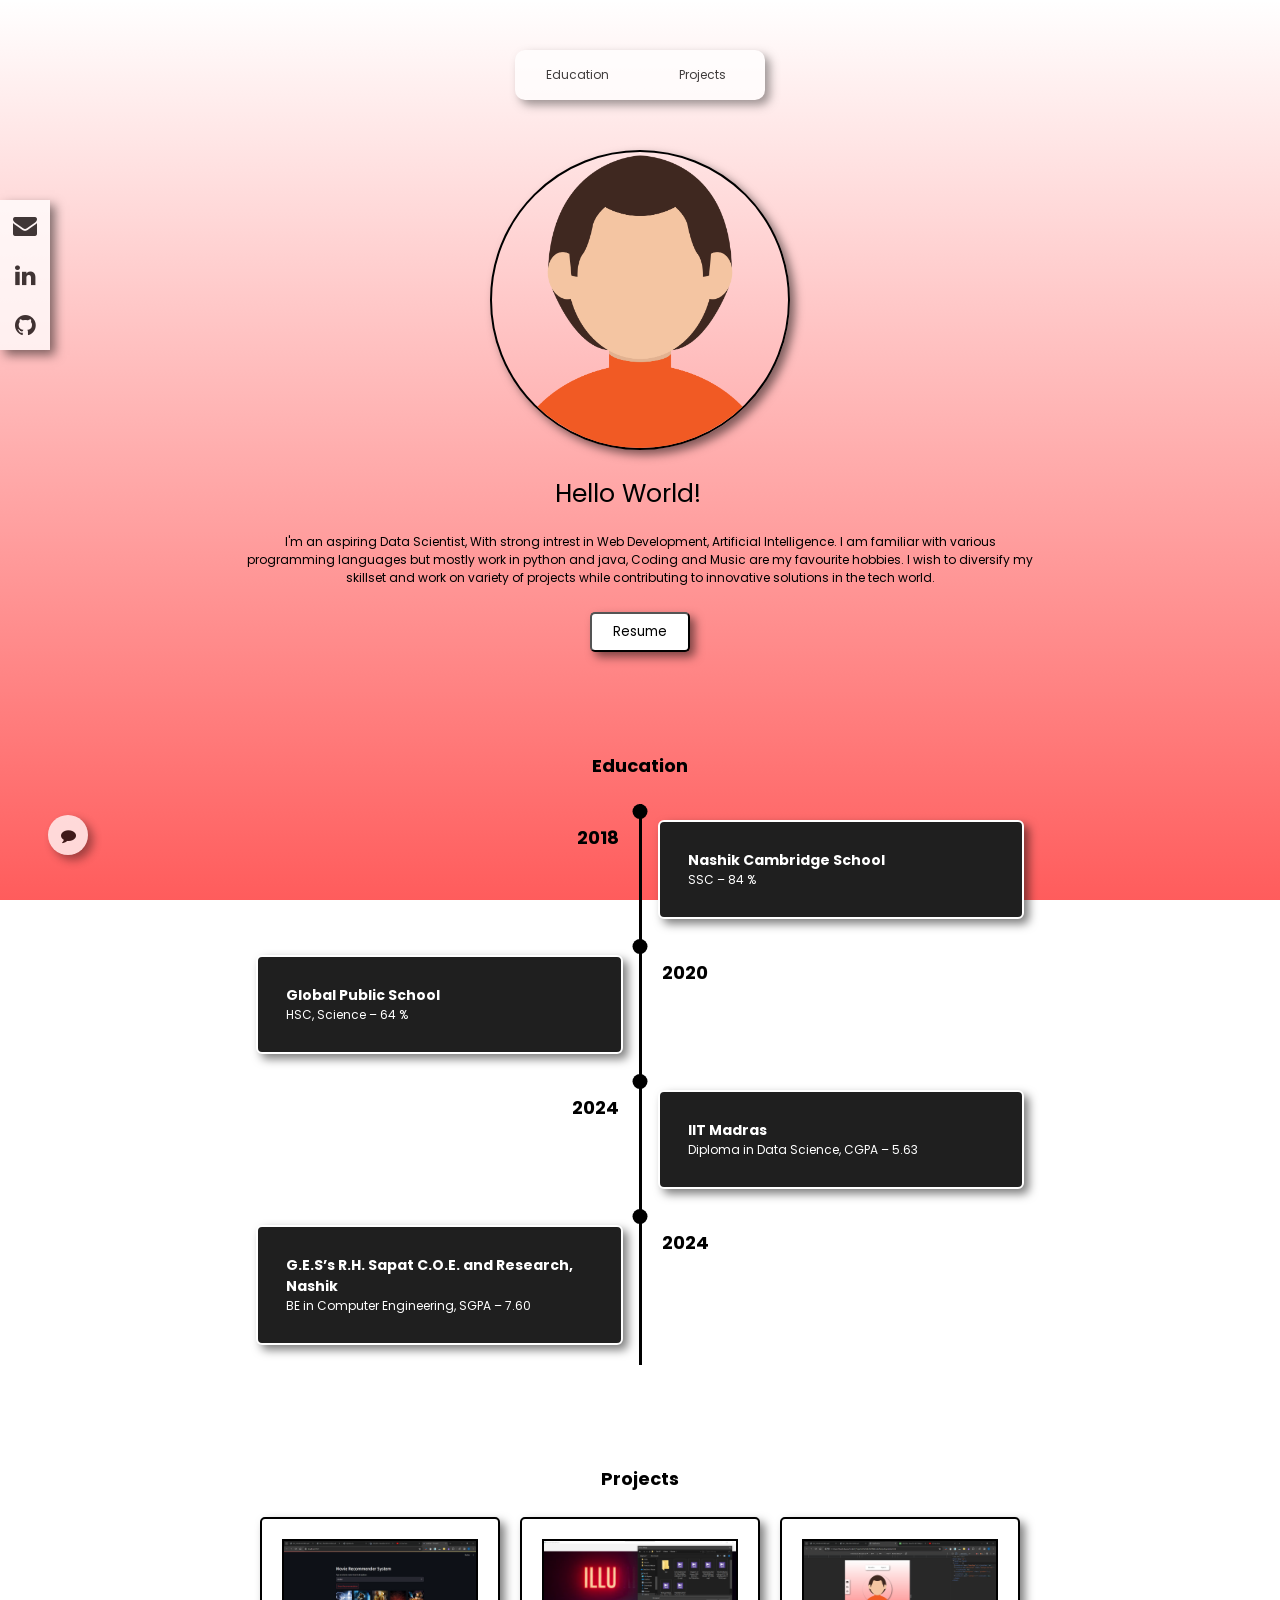
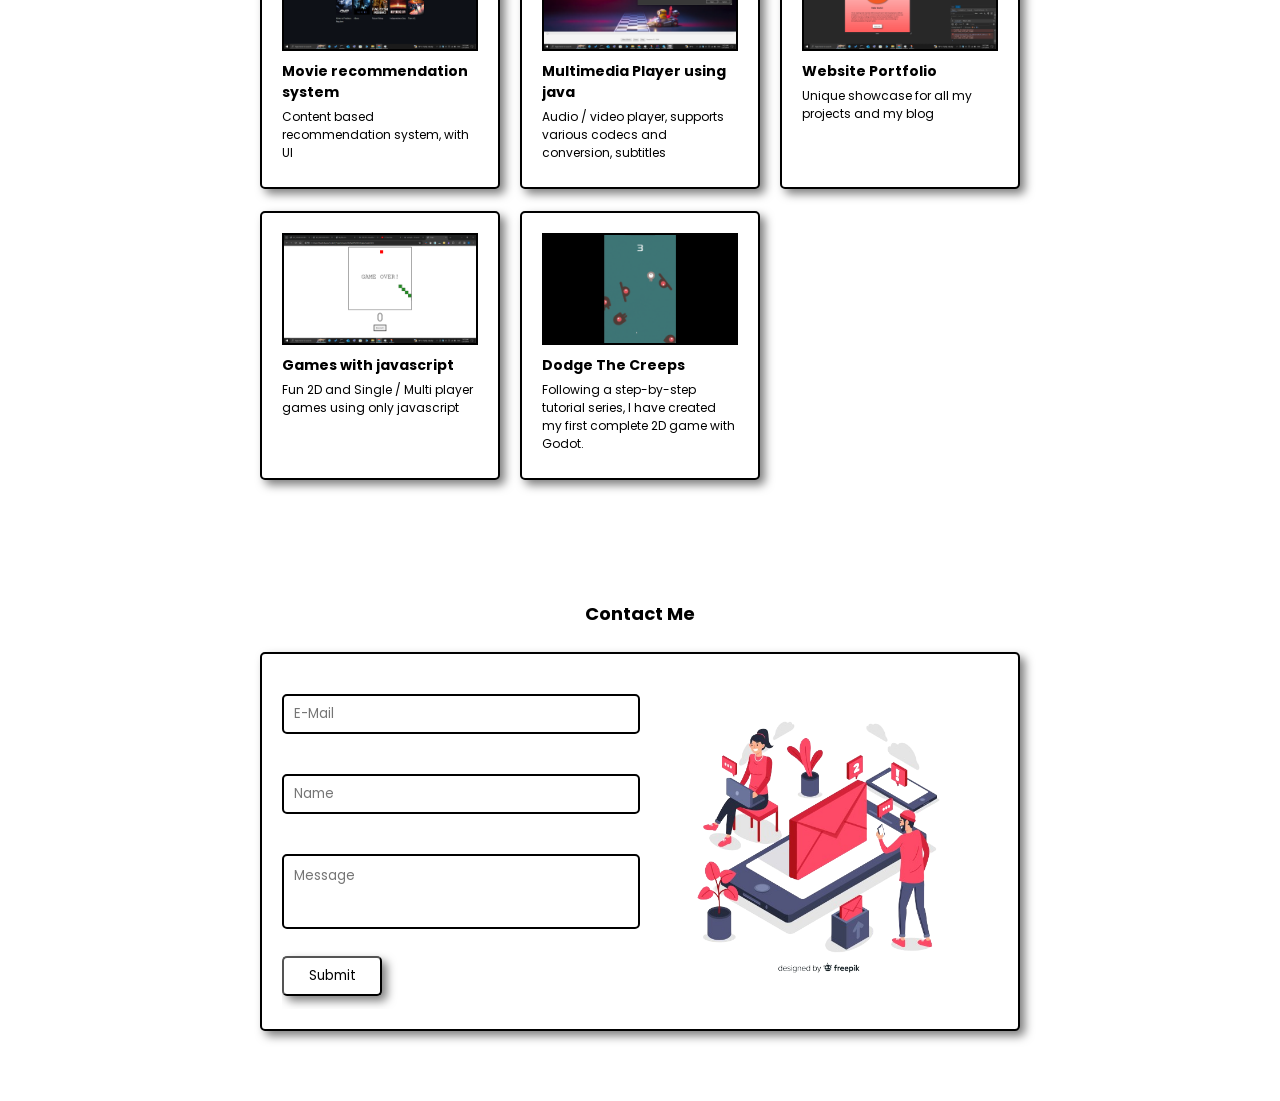
<file: index.html>
<!DOCTYPE html>
<html lang="en">

<head>
    <meta charset="UTF-8">
    <meta name="viewport" content="width=device-width, initial-scale=1.0">
    <title>My Portfolio</title>
    <link rel="stylesheet" href="css/Background.css">
    <link rel="stylesheet" href="css/Navbar.css">
    <link rel="stylesheet" href="css/Home.css">
    <link rel="stylesheet" href="css/Eduation.css">
    <link rel="stylesheet" href="css/Projects.css">
    <link rel="stylesheet" href="css/Contact.css">
    <link rel="stylesheet" href="css/BackToTop.css">
    <link rel="stylesheet" href="css/Footer.css">

    <script src="js/Home.js"></script>
    <script src="js/BackToTop.js"></script>

    <link rel='stylesheet' href='https://maxcdn.bootstrapcdn.com/font-awesome/4.5.0/css/font-awesome.min.css'>
</head>

<body>
    <section id="Home" class="HomePage">
        <div class="Home">
            <ul>
                <li><a href="#Education">Education</a></li>
                <li><a href="#Projects">Projects</a></li>
            </ul>
            <img src="assets/pfp.png" id="tilt" alt="Avatar">

            <div class='console-container'>
                <span id='text'></span>
                <div class='console-underscore' id='console'>&#95;</div>
            </div>

            <p>I'm an aspiring Data Scientist, With strong intrest in Web Development, Artificial Intelligence.
                I am familiar with various programming languages but mostly work in python and java,
                Coding and Music are my favourite hobbies.
                I wish to diversify my skillset and work on variety of projects while contributing to innovative
                solutions in the tech world.
            </p>
            <a
                href="https://drive.google.com/uc?export=download&id=16Akw2x0GQ-OpRDTbPFG_IRS0ljDQMGqV"><button>Resume</button></a>
        </div>
    </section>

    <section id="Education" class="design-section">
        <h1>Education</h1>
        <div class="timeline">

            <div class="timeline-empty-left">
                <h1>2018</h1>
            </div>
            <div class="timeline-middle">
                <div class="timeline-circle"></div>
            </div>
            <div class="timeline-component timeline-content">
                <a target="_blank" href="https://ncsnskedu.in/">
                    <h3>Nashik Cambridge School</h3>
                    <p>SSC – 84 %</p>
                </a>
            </div>

            <div class="timeline-component timeline-content">
                <a target="_blank" href="">
                    <h3>Global Public School</h3>
                    <p>HSC, Science – 64 %</p>
                </a>
            </div>
            <div class="timeline-middle">
                <div class="timeline-circle"></div>
            </div>
            <div class="timeline-empty-right">
                <h1>2020</h1>
            </div>

            <div class="timeline-empty-left">
                <h1>2024</h1>
            </div>
            <div class="timeline-middle">
                <div class="timeline-circle"></div>
            </div>
            <div class="timeline-component timeline-content">
                <a target="_blank" href="https://study.iitm.ac.in/ds/index.html">
                    <h3>IIT Madras</h3>
                    <p>Diploma in Data Science, CGPA – 5.63</p>
                </a>
            </div>

            <div class="timeline-component timeline-content">
                <a target="_blank" href="https://ges-coengg.org/">
                    <h3>G.E.S’s R.H. Sapat C.O.E. and Research, Nashik</h3>
                    <p>BE in Computer Engineering, SGPA – 7.60</p>
                </a>
            </div>
            <div class="timeline-middle">
                <div class="timeline-circle"></div>
            </div>
            <div class="timeline-empty-right">
                <h1>2024</h1>
            </div>
        </div>

    </section>

    <section id="Projects" class="products">
        <div class="container">
            <h1>Projects</h1>
            <div class="product-grid">
                <div class="card">
                    <a target="_blank" href="https://github.com/BumpArya/Movie-Recommedation-System.git">
                        <img src="assets/MovieRecomendationSystem.png" alt="card__img" class="card__img">
                        <div class="card__content">
                            <h3 class="card__title">Movie recommendation system</h3>
                            <p class="card__description">Content based recommendation system, with UI</p>
                        </div>
                    </a>
                </div>
                <div class="card">
                    <a target="_blank" href="https://github.com/BumpArya/JavaFX-Media-Player.git">
                        <img src="assets/JavaFXMediaPlayer.png" alt="card__img" class="card__img">
                        <div class="card__content">
                            <h3 class="card__title">Multimedia Player using java</h3>
                            <p class="card__description">Audio / video player, supports various codecs and conversion,
                                subtitles</p>
                        </div>
                    </a>
                </div>
                <div class="card">
                    <a target="_blank" href="https://github.com/BumpArya/BumpArya.git">
                        <img src="assets/MyWebsite.png" alt="card__img" class="card__img">
                        <div class="card__content">
                            <h3 class="card__title">Website Portfolio</h3>
                            <p class="card__description">Unique showcase for all my projects and my blog</p>
                        </div>
                    </a>
                </div>
                <div class="card">
                    <a target="_blank" href="https://github.com/BumpArya/Games-with-Javascript.git">
                        <img src="assets/GamesWithJS.png" alt="card__img" class="card__img">
                        <div class="card__content">
                            <h3 class="card__title">Games with javascript</h3>
                            <p class="card__description">Fun 2D and Single / Multi player games using only javascript
                            </p>
                        </div>
                    </a>
                </div>
                <div class="card">
                    <a target="_blank" href="https://github.com/BumpArya/DodgeTheCreeps">
                        <img src="assets/DodgeTheCreeps.png" alt="card__img" class="card__img">
                        <div class="card__content">
                            <h3 class="card__title">Dodge The Creeps</h3>
                            <p class="card__description">Following a step-by-step tutorial series, I have created my
                                first complete 2D game with Godot.
                            </p>
                        </div>
                    </a>
                </div>
            </div>
        </div>
    </section>

    <section class="contact" id="Contact">
        <div class="git">
            <h1>Contact Me</h1>
            <script text="text/javascript">var submitted = false;</script>
            <div class="gitform">
                <iframe src="forms/form.html" frameborder="0"></iframe>

                <div class="imagebox">
                    <img src="assets/GetInTouch.png" alt="GetInTouch">
                </div>
            </div>
        </div>
        </div>
    </section>


    <div class="shareit">
        <a class="envelope" href="mailto:bump.stillarya@gmail.com" target="_blank" title="envelope">
            <i class="fa fa-envelope"></i>
        </a>
        <a class="linkedin" href="https://www.linkedin.com/in/arya-deshmankar-57a809244/" target="_blank"
            title="linkedin">
            <i class="fa fa-linkedin"></i>
        </a>
        <a class="github" href="https://github.com/BumpArya" target="_blank" title="github">
            <i class="fa fa-github"></i>
        </a>
    </div>

    <button onclick="topFunction()" id="btt" title="Go to top">
        <i class="fa fa-arrow-up" aria-hidden="true"></i>
    </button>

    <a id="GitBtt" href="#Contact" title="contactus">
        <i class="fa fa-comment"></i>
    </a>

</body>

</html>
</file>
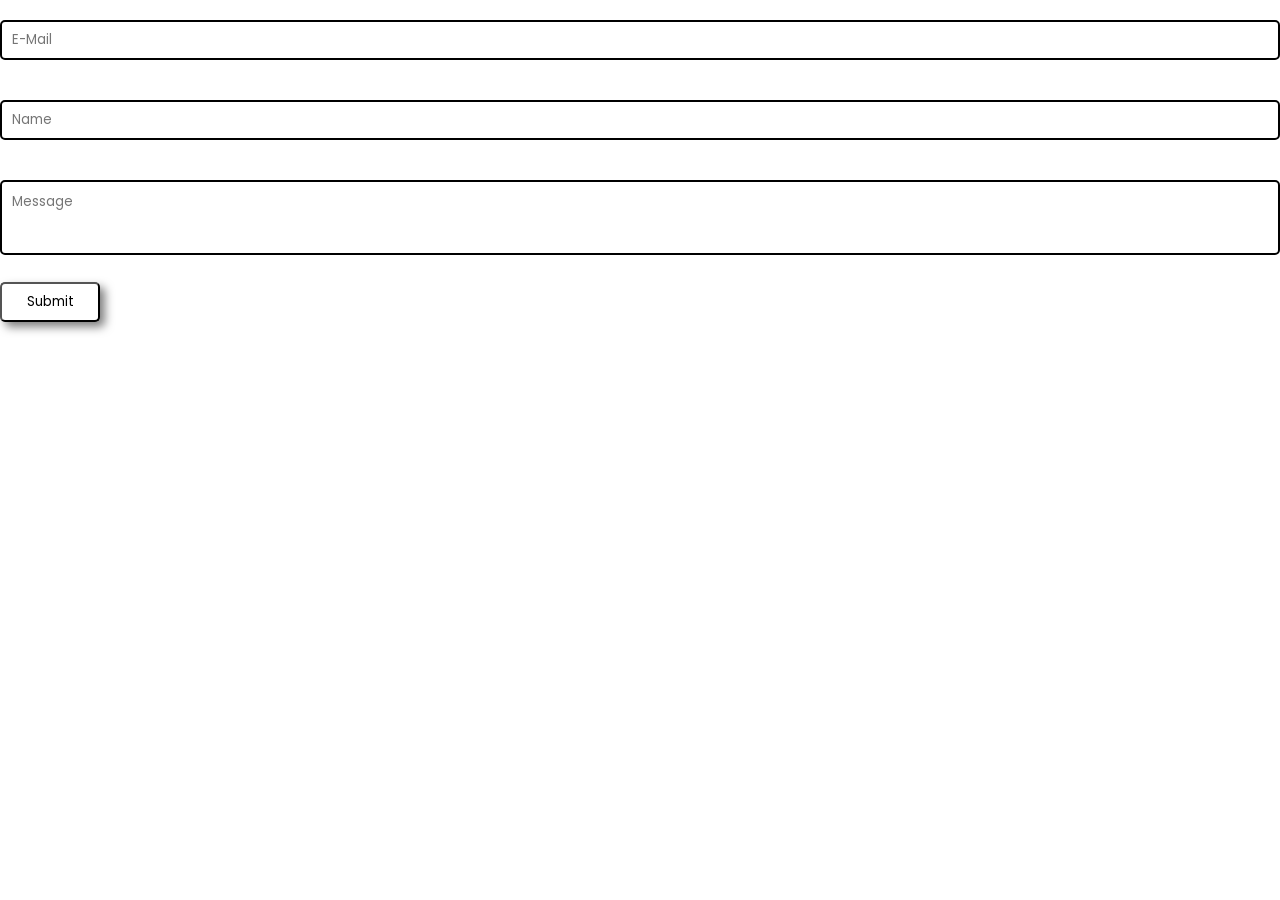
<file: forms/form.html>
<!DOCTYPE html>
<html lang="en">

<head>
    <meta charset="UTF-8">
    <meta name="viewport" content="width=device-width, initial-scale=1.0">
    <link rel="stylesheet" href="form.css">
    <title>Document</title>
</head>

<body>
    <iframe name="hiddenConfirm" id="hiddenConfirm" style="display: none;"
        onload="if(submitted){window.location='form.html';}"></iframe>
    <form
        action="https://docs.google.com/forms/d/e/1FAIpQLSdYuVD7NPOmsa7SPmPiZsFV0dtjlEg3n8Wm4lmUeZSfwy4slA/formResponse"
        method="post" target="hiddenConfirm" onsubmit="submitted=true;">
        <input type="email" name="entry.102082141" placeholder="E-Mail" required><br>
        <input type="text" name="entry.1208235233" placeholder="Name" required><br>
        <textarea name="entry.1520489398" placeholder="Message"></textarea><br>
        <button type="submit">Submit</button>
    </form>
</body>

</html>
</file>
<file: css/Background.css>
@import url("https://fonts.googleapis.com/css2?family=Poppins&display=swap");

html {
    font-size: 100%;
}

* {
    box-sizing: border-box;
    padding: 0%;
    margin: 0%;
    font-family: "Poppins", sans-serif;
}

body {
    height: 200vh;
    font-size: 0.75em;
}

section {
    background-size: cover;
    background-repeat: no-repeat;
    background-attachment: fixed;
    display: flex;
}

section:first-of-type {
    background-image: linear-gradient(rgba(255, 0, 0, 0), rgb(255, 92, 92));
}

section:nth-of-type(2) {
    background-image: linear-gradient(rgba(255, 0, 0, 0), rgba(255, 92, 92, 1));
}

section:nth-of-type(3) {
    background-image: linear-gradient(rgba(255, 0, 0, 0), rgba(255, 92, 92, 1));
}

section:nth-of-type(4) {
    background-image: linear-gradient(rgba(255, 0, 0, 0), rgba(255, 92, 92, 1));
}

section:last-of-type {
    background-image: linear-gradient(rgba(255, 0, 0, 0), rgba(255, 92, 92, 1));
}
</file>
<file: css/Navbar.css>
ul {
    position: relative;
    left: 50%;

    transform: translate(-50%);
    background-color: rgb(255, 255, 255);
    width: 250px;
    height: 10%;
    max-height: 50px;

    border-radius: 10px;
    box-shadow: 5px 5px 10px rgba(0, 0, 0, 0.5);
    transition: opacity 0.15s linear;

    display: flex;
    align-items: center;
    justify-content: center;

    margin-bottom: 25px;
    opacity: 0.75;
}

ul:hover {
    box-shadow: 0px 0px 0px;
    opacity: 1;
}

ul li {
    line-height: 50%;
    width: 50%;
    list-style: none;
    padding: 10%;

    text-align: center;
    text-transform: capitalize;

    transition: 0.3s;
    cursor: pointer;
}

ul li a {
    text-decoration: none;
    color: black;
}
</file>
<file: css/Home.css>
.HomePage {
    justify-content: center;
    align-items: center;
    height: max-content;
    padding-top: 50px;
    padding-bottom: 50px;
}

.Home {
    text-align: center;
    width: 80%;
    max-width: 800px;
}

.Home img {
    width: 300px;
    height: 300px;

    box-shadow: 5px 5px 10px rgba(0, 0, 0, 0.5);
    border-radius: 50%;
    cursor: pointer;
    margin-top: 25px;

    border: black 2px solid;
}

.Home h1 {
    text-align: center;
    margin-top: 25px;
}

.Home p {
    text-align: center;
}

.Home button {
    width: 100px;
    height: 40px;
    background-color: rgb(255, 255, 255);
    border-radius: 5px;

    margin-top: 25px;
    box-shadow: 5px 5px 10px rgba(0, 0, 0, 0.5);
    transition: 0.4s ease;
}

.Home button:hover {
    cursor: pointer;
    box-shadow: 0px 0px 0px;
}

.hidden {
    opacity: 0;
}

.console-container {
    padding: 20px;
    max-width: 800px;

    font-size: 25px;
    color: black;
}

.console-underscore {
    display: inline-block;
}
</file>
<file: css/Eduation.css>
@import url('https://fonts.googleapis.com/css2?family=Jost:wght@200;300;400&display=swap');

.design-section {
    display: flex;
    flex-direction: column;
    align-items: center;

    height: max-content;
    padding: 20px 0;
    font-family: Jost;

    padding-top: 50px;
    padding-bottom: 50px;
}

.design-section h1 {
    margin-bottom: 25px;
}

.timeline {
    width: 80%;
    height: auto;
    max-width: 800px;
    margin: 0 auto;
    display: flex;
    flex-direction: column;
}

.timeline-content {
    padding: 20px;
    background: #1f1f1f;
    box-shadow: 5px 5px 10px rgba(0, 0, 0, 0.5);
    border: 2px solid white;
    border-radius: 5px;

    color: white;
    padding: 1.75rem;
    transition: 0.4s ease;
    overflow-wrap: break-word !important;
    margin: 1rem;
    margin-bottom: 20px;
    border-radius: 6px;
}

.timeline-content a {
    text-decoration: none;
    color: white;
}

.timeline-component:hover {
    cursor: pointer;
    box-shadow: 0px 0px 0px;
    transform: scale(0.95);
}

.timeline-empty-right,
.timeline-empty-left {
    display: none;
}

@media screen and (min-width: 768px) {

    .timeline-empty-right,
    .timeline-empty-left {
        display: block;
    }

    .timeline-empty-left h1 {
        text-align: right;
        padding: 20px;
    }

    .timeline-empty-right h1 {
        text-align: left;
        padding: 20px;
    }

    .timeline {
        display: grid;
        grid-template-columns: 1fr 3px 1fr;
    }

    .timeline-middle {
        position: relative;
        background-color: black;
        width: 3px;
        height: 100%;
    }

    .main-middle {
        opacity: 0;
    }

    .timeline-circle {
        position: absolute;
        top: 0;
        left: 50%;
        width: 15px;
        height: 15px;
        border-radius: 50%;
        background-color: black;
        -webkit-transform: translateX(-50%);
        transform: translateX(-50%);
    }
}
</file>
<file: css/Projects.css>
.products {
    height: max-content;

    padding-top: 50px;
    padding-bottom: 50px;
}

.container {
    margin-inline: auto;
    width: 80%;
    max-width: 800px;
}

.container h1 {
    width: 100%;
    text-align: center;
    margin-bottom: 25px;
}

.product-grid {
    display: grid;
    grid-template-columns: repeat(auto-fit, minmax(240px, max-content));

    row-gap: 22.5px;
    column-gap: 20px;

    justify-content: center;
    justify-items: center;
}

/* TODO make this more responsive */

.card {
    width: 240px;

    background-color: white;
    box-shadow: 5px 5px 10px rgba(0, 0, 0, 0.5);
    border: 2px solid black;

    transition: 0.4s ease;
    padding: 20px;
    border-radius: 5px;

    overflow-wrap: break-word !important;
}

.card a {
    text-decoration: none;
    color: black;
}

.card img {
    width: 100%;
    border: 2px solid black;
    justify-content: center;
    align-items: center;
}

.card__title {
    /* height: 50px; */
    padding-top: 2.5%;
    padding-bottom: 2.5%;
}

.card__description {
    /* height: 75px; */
    padding-bottom: 2.5%;
}

@media screen and (max-width: 650px) {

    .card {
        width: 86.67%;
    }
}

.card:hover {
    cursor: pointer;
    box-shadow: 0px 0px 0px;
    transform: scale(0.95);
}
</file>
<file: css/Contact.css>
.contact {
    height: max-content;
    padding-top: 50px;
    padding-bottom: 50px;

    align-items: center;
    justify-content: center;
}

.git {
    width: 80%;
    max-width: 800px;
    padding: 20px;
}

.git h1 {
    width: 100%;
    text-align: center;
    margin-bottom: 25px
}

.gitform {
    background-color: white;
    padding: 20px;
    box-shadow: 5px 5px 10px rgba(0, 0, 0, 0.5);
    border: 2px solid black;
    border-radius: 5px;
    display: flex;
    transition: 0.4s ease;
    cursor: pointer;
}

.gitform iframe {
    width: 50%;
    display: block;
    height: 335px;
}

.gitform:hover {
    box-shadow: 0px 0px 0px;
    transform: scale(0.95);
}

.imagebox {
    display: flex;
    align-items: center;
    justify-content: center;
    width: 50%;
}

.imagebox img {
    width: 80%;
}

@media screen and (max-width:786px) {
    .imagebox {
        width: 0%;
        display: none;
    }

    .gitform iframe {
        width: 100%;
    }
}
</file>
<file: css/BackToTop.css>
#btt,
#GitBtt {
    position: fixed;
    bottom: 5%;
    right: 3.75%;

    width: 40px;
    height: 40px;
    font-size: 15px;
    color: black;

    border: none;
    opacity: 0.75;
    transition: opacity 0.15s ease-in-out;

    transition: right 1.5s ease-out;
    text-decoration: none;

    border-radius: 50%;
    box-shadow: 5px 5px 10px rgba(0, 0, 0, 0.5);

    cursor: pointer;
    animation: slidein 1s;
}

#GitBtt {
    left: 3.75%;
    background-color: white;

    display: flex;
    flex-direction: column;
    justify-content: center;
    text-align: center;
}

#contactus {
    position: fixed;
    bottom: 5%;
    left: 3.75%;

    width: 40px;
    height: 40px;
    font-size: 15px;
    color: black;

}

#btt {
    display: none;
}

#btt:hover,
#GitBtt:hover {
    opacity: 1;
    box-shadow: 0px 0px 0px;
}

@keyframes slidein {
    0% {
        right: -2.5%;
    }

    100% {
        right: 3.75%;
    }
}
</file>
<file: css/Footer.css>
.footer {
    padding-top: 50px;
    padding-bottom: 50px;

    align-items: center;
    justify-content: center;
}

.shareit {
    position: fixed;
    top: 200px;
    left: 0px;
    box-shadow: 5px 5px 10px rgba(0, 0, 0, 0.5);
    transition: opacity 0.15s linear;
}

.shareit a {
    display: flex;
    justify-content: center;
    align-items: center;
    width: 50px;
    height: 50px;
    font-size: 24px;
    color: black;
    opacity: 0.75;
    text-decoration: none;
}

.shareit:hover {
    box-shadow: 0px 0px 0px;
}

.shareit a:hover {
    opacity: 1;
}

.envelope {
    background: white;
}

.linkedin {
    background: white;
}

.github {
    background: white;
}

@media screen and (max-width:786px) {
    .shareit {
        position: static;
        display: flex;
        flex-direction: horizontal;
        justify-content: center;

        border: solid 2px black;
    }

    .shareit a {
        margin-bottom: 2.5px;
        margin-right: 2px;
        margin-left: 2px;
    }
}
</file>
<file: forms/form.css>
@import url("https://fonts.googleapis.com/css2?family=Poppins&display=swap");

* {
    box-sizing: border-box;
    padding: 0%;
    margin: 0%;
    font-family: "Poppins", sans-serif;
}

form input,
form textarea {
    margin-top: 20px;
    margin-bottom: 20px;
    width: 100%;
    border: 2px solid black;
    height: 40px;
    border-radius: 5px;
    padding: 10px;
}

form textarea {
    height: 75px;
    resize: none;
}

form button {
    width: 100px;
    height: 40px;
    background-color: rgb(255, 255, 255);
    border-radius: 5px;
    cursor: pointer;

    box-shadow: 5px 5px 10px rgba(0, 0, 0, 0.5);
    transition: 0.4s ease;
}

form button:hover {
    box-shadow: 0px 0px 0px;

}
</file>
